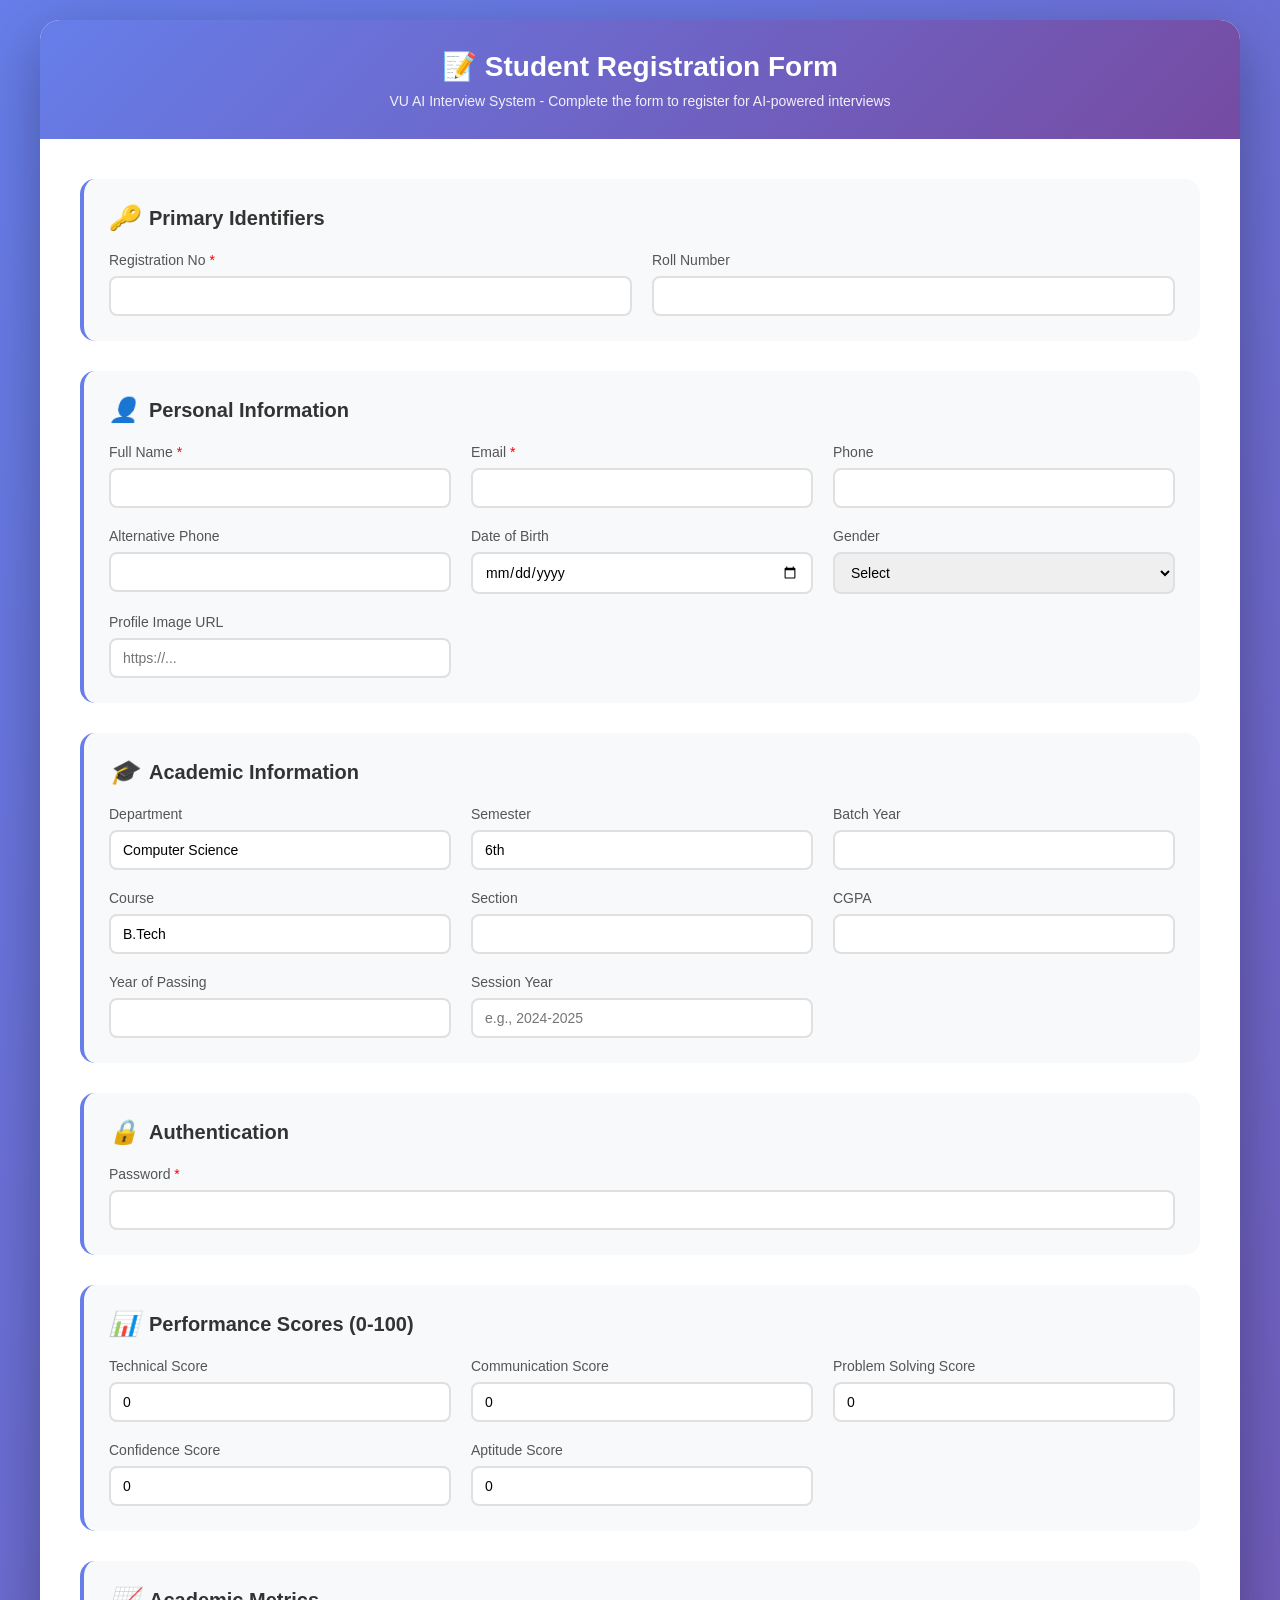
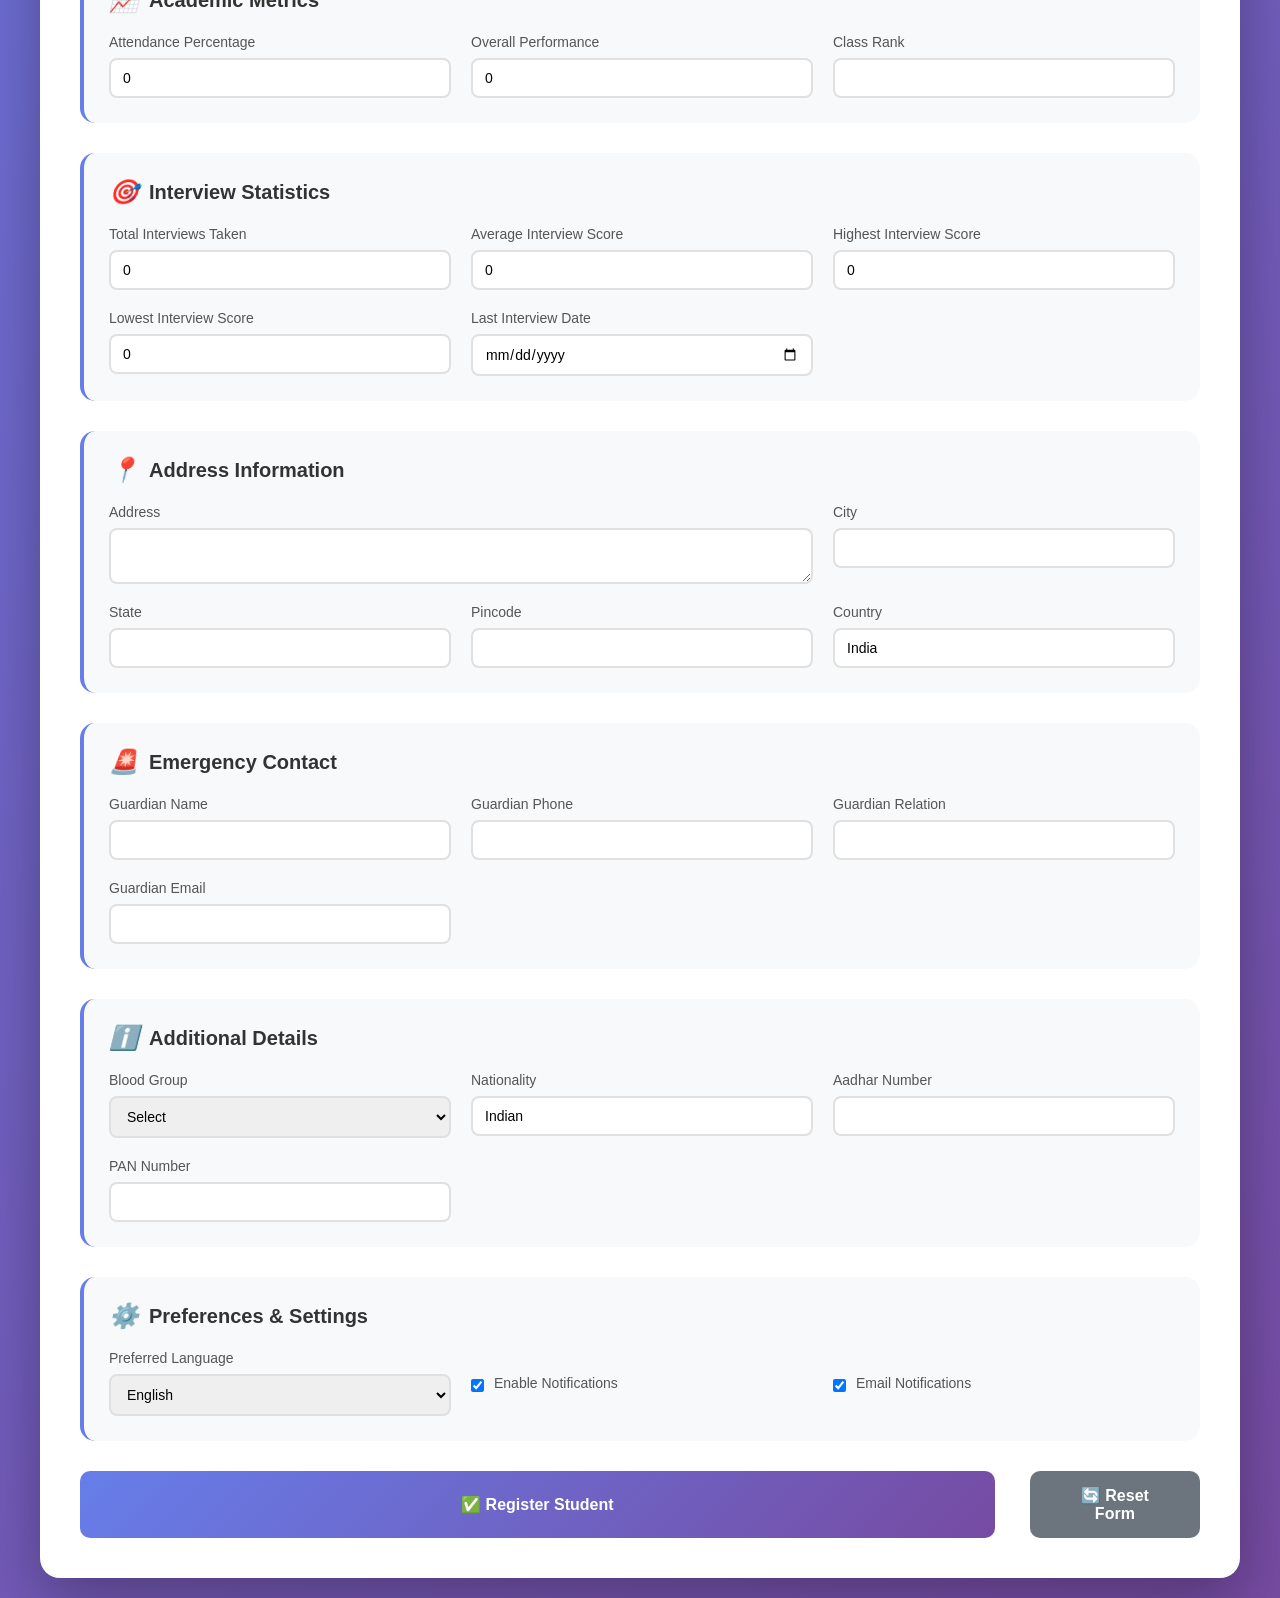
<file: frontend/registration.html>
<!DOCTYPE html>
<html lang="en">
<head>
    <meta charset="UTF-8">
    <meta name="viewport" content="width=device-width, initial-scale=1.0">
    <title>Student Registration Form - VU AI Interview System</title>
    <style>
        * {
            margin: 0;
            padding: 0;
            box-sizing: border-box;
        }

        body {
            font-family: 'Segoe UI', Tahoma, Geneva, Verdana, sans-serif;
            background: linear-gradient(135deg, #667eea 0%, #764ba2 100%);
            min-height: 100vh;
            padding: 20px;
        }

        .container {
            max-width: 1200px;
            margin: 0 auto;
            background: white;
            border-radius: 20px;
            box-shadow: 0 20px 60px rgba(0,0,0,0.3);
            overflow: hidden;
        }

        .header {
            background: linear-gradient(135deg, #667eea 0%, #764ba2 100%);
            color: white;
            padding: 30px;
            text-align: center;
        }

        .header h1 {
            font-size: 28px;
            margin-bottom: 10px;
        }

        .header p {
            opacity: 0.9;
            font-size: 14px;
        }

        form {
            padding: 40px;
        }

        .section {
            background: #f8f9fa;
            border-radius: 15px;
            padding: 25px;
            margin-bottom: 30px;
            border-left: 4px solid #667eea;
        }

        .section-title {
            font-size: 20px;
            font-weight: 600;
            color: #333;
            margin-bottom: 20px;
            display: flex;
            align-items: center;
            gap: 10px;
        }

        .section-title i {
            color: #667eea;
            font-size: 24px;
        }

        .form-grid {
            display: grid;
            grid-template-columns: repeat(auto-fit, minmax(300px, 1fr));
            gap: 20px;
        }

        .form-group {
            display: flex;
            flex-direction: column;
        }

        .form-group label {
            font-weight: 500;
            margin-bottom: 8px;
            color: #555;
            font-size: 14px;
        }

        .form-group label .required {
            color: red;
        }

        .form-group input,
        .form-group select,
        .form-group textarea {
            padding: 10px 12px;
            border: 2px solid #e0e0e0;
            border-radius: 8px;
            font-size: 14px;
            transition: all 0.3s;
            font-family: inherit;
        }

        .form-group input:focus,
        .form-group select:focus,
        .form-group textarea:focus {
            outline: none;
            border-color: #667eea;
            box-shadow: 0 0 0 3px rgba(102, 126, 234, 0.1);
        }

        .form-group input[type="checkbox"] {
            width: auto;
            margin-top: 5px;
        }

        .checkbox-group {
            flex-direction: row;
            align-items: center;
            gap: 10px;
        }

        .checkbox-group label {
            margin-bottom: 0;
        }

        .row-2cols {
            grid-column: span 2;
        }

        .btn-submit {
            background: linear-gradient(135deg, #667eea 0%, #764ba2 100%);
            color: white;
            padding: 15px 40px;
            border: none;
            border-radius: 10px;
            font-size: 16px;
            font-weight: 600;
            cursor: pointer;
            transition: transform 0.3s, box-shadow 0.3s;
            width: 100%;
        }

        .btn-submit:hover {
            transform: translateY(-2px);
            box-shadow: 0 10px 20px rgba(0,0,0,0.2);
        }

        .btn-reset {
            background: #6c757d;
            color: white;
            padding: 15px 40px;
            border: none;
            border-radius: 10px;
            font-size: 16px;
            font-weight: 600;
            cursor: pointer;
            transition: all 0.3s;
            margin-left: 15px;
        }

        .btn-reset:hover {
            background: #5a6268;
        }

        .button-group {
            display: flex;
            justify-content: center;
            gap: 20px;
            margin-top: 30px;
        }

        .success-message {
            background: #d4edda;
            color: #155724;
            padding: 15px;
            border-radius: 10px;
            margin-bottom: 20px;
            display: none;
            border-left: 4px solid #28a745;
        }

        .error-message {
            background: #f8d7da;
            color: #721c24;
            padding: 15px;
            border-radius: 10px;
            margin-bottom: 20px;
            display: none;
            border-left: 4px solid #dc3545;
        }

        @media (max-width: 768px) {
            form {
                padding: 20px;
            }
            
            .form-grid {
                grid-template-columns: 1fr;
            }
            
            .row-2cols {
                grid-column: span 1;
            }
            
            .button-group {
                flex-direction: column;
            }
            
            .btn-reset {
                margin-left: 0;
                margin-top: 10px;
            }
        }
    </style>
</head>
<body>
    <div class="container">
        <div class="header">
            <h1>📝 Student Registration Form</h1>
            <p>VU AI Interview System - Complete the form to register for AI-powered interviews</p>
        </div>
        
        <form id="studentForm">
            <div id="successMessage" class="success-message"></div>
            <div id="errorMessage" class="error-message"></div>
            
            <!-- Primary Identifiers -->
            <div class="section">
                <div class="section-title">
                    <i>🔑</i>
                    <span>Primary Identifiers</span>
                </div>
                <div class="form-grid">
                    <div class="form-group">
                        <label>Registration No <span class="required">*</span></label>
                        <input type="text" id="registration_no" required>
                    </div>
                    <div class="form-group">
                        <label>Roll Number</label>
                        <input type="text" id="roll_number">
                    </div>
                </div>
            </div>
            
            <!-- Personal Information -->
            <div class="section">
                <div class="section-title">
                    <i>👤</i>
                    <span>Personal Information</span>
                </div>
                <div class="form-grid">
                    <div class="form-group">
                        <label>Full Name <span class="required">*</span></label>
                        <input type="text" id="full_name" required>
                    </div>
                    <div class="form-group">
                        <label>Email <span class="required">*</span></label>
                        <input type="email" id="email" required>
                    </div>
                    <div class="form-group">
                        <label>Phone</label>
                        <input type="tel" id="phone">
                    </div>
                    <div class="form-group">
                        <label>Alternative Phone</label>
                        <input type="tel" id="alternative_phone">
                    </div>
                    <div class="form-group">
                        <label>Date of Birth</label>
                        <input type="date" id="date_of_birth">
                    </div>
                    <div class="form-group">
                        <label>Gender</label>
                        <select id="gender">
                            <option value="">Select</option>
                            <option value="Male">Male</option>
                            <option value="Female">Female</option>
                            <option value="Other">Other</option>
                            <option value="Prefer not to say">Prefer not to say</option>
                        </select>
                    </div>
                    <div class="form-group">
                        <label>Profile Image URL</label>
                        <input type="url" id="profile_image_url" placeholder="https://...">
                    </div>
                </div>
            </div>
            
            <!-- Academic Information -->
            <div class="section">
                <div class="section-title">
                    <i>🎓</i>
                    <span>Academic Information</span>
                </div>
                <div class="form-grid">
                    <div class="form-group">
                        <label>Department</label>
                        <input type="text" id="department" value="Computer Science">
                    </div>
                    <div class="form-group">
                        <label>Semester</label>
                        <input type="text" id="semester" value="6th">
                    </div>
                    <div class="form-group">
                        <label>Batch Year</label>
                        <input type="number" id="batch_year" step="1">
                    </div>
                    <div class="form-group">
                        <label>Course</label>
                        <input type="text" id="course" value="B.Tech">
                    </div>
                    <div class="form-group">
                        <label>Section</label>
                        <input type="text" id="section">
                    </div>
                    <div class="form-group">
                        <label>CGPA</label>
                        <input type="number" id="cgpa" step="0.01" min="0" max="10">
                    </div>
                    <div class="form-group">
                        <label>Year of Passing</label>
                        <input type="number" id="year_of_passing" step="1">
                    </div>
                    <div class="form-group">
                        <label>Session Year</label>
                        <input type="text" id="session_year" placeholder="e.g., 2024-2025">
                    </div>
                </div>
            </div>
            
            <!-- Authentication -->
            <div class="section">
                <div class="section-title">
                    <i>🔒</i>
                    <span>Authentication</span>
                </div>
                <div class="form-grid">
                    <div class="form-group">
                        <label>Password <span class="required">*</span></label>
                        <input type="password" id="password" required>
                    </div>
                </div>
            </div>
            
            <!-- Performance Scores -->
            <div class="section">
                <div class="section-title">
                    <i>📊</i>
                    <span>Performance Scores (0-100)</span>
                </div>
                <div class="form-grid">
                    <div class="form-group">
                        <label>Technical Score</label>
                        <input type="number" id="technical_score" min="0" max="100" value="0">
                    </div>
                    <div class="form-group">
                        <label>Communication Score</label>
                        <input type="number" id="communication_score" min="0" max="100" value="0">
                    </div>
                    <div class="form-group">
                        <label>Problem Solving Score</label>
                        <input type="number" id="problem_solving_score" min="0" max="100" value="0">
                    </div>
                    <div class="form-group">
                        <label>Confidence Score</label>
                        <input type="number" id="confidence_score" min="0" max="100" value="0">
                    </div>
                    <div class="form-group">
                        <label>Aptitude Score</label>
                        <input type="number" id="aptitude_score" min="0" max="100" value="0">
                    </div>
                </div>
            </div>
            
            <!-- Academic Metrics -->
            <div class="section">
                <div class="section-title">
                    <i>📈</i>
                    <span>Academic Metrics</span>
                </div>
                <div class="form-grid">
                    <div class="form-group">
                        <label>Attendance Percentage</label>
                        <input type="number" id="attendance_percentage" step="0.01" min="0" max="100" value="0">
                    </div>
                    <div class="form-group">
                        <label>Overall Performance</label>
                        <input type="number" id="overall_performance" step="0.01" min="0" max="100" value="0">
                    </div>
                    <div class="form-group">
                        <label>Class Rank</label>
                        <input type="number" id="class_rank" step="1">
                    </div>
                </div>
            </div>
            
            <!-- Interview Statistics -->
            <div class="section">
                <div class="section-title">
                    <i>🎯</i>
                    <span>Interview Statistics</span>
                </div>
                <div class="form-grid">
                    <div class="form-group">
                        <label>Total Interviews Taken</label>
                        <input type="number" id="total_interviews_taken" value="0">
                    </div>
                    <div class="form-group">
                        <label>Average Interview Score</label>
                        <input type="number" id="average_interview_score" step="0.01" value="0">
                    </div>
                    <div class="form-group">
                        <label>Highest Interview Score</label>
                        <input type="number" id="highest_interview_score" value="0">
                    </div>
                    <div class="form-group">
                        <label>Lowest Interview Score</label>
                        <input type="number" id="lowest_interview_score" value="0">
                    </div>
                    <div class="form-group">
                        <label>Last Interview Date</label>
                        <input type="date" id="last_interview_date">
                    </div>
                </div>
            </div>
            
            <!-- Address Information -->
            <div class="section">
                <div class="section-title">
                    <i>📍</i>
                    <span>Address Information</span>
                </div>
                <div class="form-grid">
                    <div class="form-group row-2cols">
                        <label>Address</label>
                        <textarea id="address" rows="2"></textarea>
                    </div>
                    <div class="form-group">
                        <label>City</label>
                        <input type="text" id="city">
                    </div>
                    <div class="form-group">
                        <label>State</label>
                        <input type="text" id="state">
                    </div>
                    <div class="form-group">
                        <label>Pincode</label>
                        <input type="text" id="pincode">
                    </div>
                    <div class="form-group">
                        <label>Country</label>
                        <input type="text" id="country" value="India">
                    </div>
                </div>
            </div>
            
            <!-- Emergency Contact -->
            <div class="section">
                <div class="section-title">
                    <i>🚨</i>
                    <span>Emergency Contact</span>
                </div>
                <div class="form-grid">
                    <div class="form-group">
                        <label>Guardian Name</label>
                        <input type="text" id="guardian_name">
                    </div>
                    <div class="form-group">
                        <label>Guardian Phone</label>
                        <input type="tel" id="guardian_phone">
                    </div>
                    <div class="form-group">
                        <label>Guardian Relation</label>
                        <input type="text" id="guardian_relation">
                    </div>
                    <div class="form-group">
                        <label>Guardian Email</label>
                        <input type="email" id="guardian_email">
                    </div>
                </div>
            </div>
            
            <!-- Additional Details -->
            <div class="section">
                <div class="section-title">
                    <i>ℹ️</i>
                    <span>Additional Details</span>
                </div>
                <div class="form-grid">
                    <div class="form-group">
                        <label>Blood Group</label>
                        <select id="blood_group">
                            <option value="">Select</option>
                            <option value="A+">A+</option>
                            <option value="A-">A-</option>
                            <option value="B+">B+</option>
                            <option value="B-">B-</option>
                            <option value="AB+">AB+</option>
                            <option value="AB-">AB-</option>
                            <option value="O+">O+</option>
                            <option value="O-">O-</option>
                            <option value="Unknown">Unknown</option>
                        </select>
                    </div>
                    <div class="form-group">
                        <label>Nationality</label>
                        <input type="text" id="nationality" value="Indian">
                    </div>
                    <div class="form-group">
                        <label>Aadhar Number</label>
                        <input type="text" id="aadhar_number" maxlength="12">
                    </div>
                    <div class="form-group">
                        <label>PAN Number</label>
                        <input type="text" id="pan_number" maxlength="10">
                    </div>
                </div>
            </div>
            
            <!-- Preferences & Settings -->
            <div class="section">
                <div class="section-title">
                    <i>⚙️</i>
                    <span>Preferences & Settings</span>
                </div>
                <div class="form-grid">
                    <div class="form-group">
                        <label>Preferred Language</label>
                        <select id="preferred_language">
                            <option value="English">English</option>
                            <option value="Hindi">Hindi</option>
                            <option value="Bengali">Bengali</option>
                            <option value="Telugu">Telugu</option>
                            <option value="Marathi">Marathi</option>
                            <option value="Tamil">Tamil</option>
                        </select>
                    </div>
                    <div class="form-group checkbox-group">
                        <input type="checkbox" id="notification_enabled" checked>
                        <label>Enable Notifications</label>
                    </div>
                    <div class="form-group checkbox-group">
                        <input type="checkbox" id="email_notifications" checked>
                        <label>Email Notifications</label>
                    </div>
                </div>
            </div>
            
            <div class="button-group">
                <button type="submit" class="btn-submit">✅ Register Student</button>
                <button type="reset" class="btn-reset">🔄 Reset Form</button>
            </div>
        </form>
    </div>

    <script>
        document.getElementById('studentForm').addEventListener('submit', function(e) {
            e.preventDefault();
            
            // Get all form values
            const formData = {
                id: null, // Auto-generated by database
                registration_no: document.getElementById('registration_no').value,
                roll_number: document.getElementById('roll_number').value,
                full_name: document.getElementById('full_name').value,
                email: document.getElementById('email').value,
                phone: document.getElementById('phone').value || null,
                alternative_phone: document.getElementById('alternative_phone').value || null,
                date_of_birth: document.getElementById('date_of_birth').value || null,
                gender: document.getElementById('gender').value || null,
                profile_image_url: document.getElementById('profile_image_url').value || null,
                department: document.getElementById('department').value,
                semester: document.getElementById('semester').value,
                batch_year: document.getElementById('batch_year').value ? parseInt(document.getElementById('batch_year').value) : null,
                course: document.getElementById('course').value,
                section: document.getElementById('section').value || null,
                cgpa: document.getElementById('cgpa').value ? parseFloat(document.getElementById('cgpa').value) : null,
                year_of_passing: document.getElementById('year_of_passing').value ? parseInt(document.getElementById('year_of_passing').value) : null,
                password: document.getElementById('password').value,
                technical_score: parseInt(document.getElementById('technical_score').value) || 0,
                communication_score: parseInt(document.getElementById('communication_score').value) || 0,
                problem_solving_score: parseInt(document.getElementById('problem_solving_score').value) || 0,
                confidence_score: parseInt(document.getElementById('confidence_score').value) || 0,
                aptitude_score: parseInt(document.getElementById('aptitude_score').value) || 0,
                attendance_percentage: parseFloat(document.getElementById('attendance_percentage').value) || 0,
                overall_performance: parseFloat(document.getElementById('overall_performance').value) || 0,
                class_rank: document.getElementById('class_rank').value ? parseInt(document.getElementById('class_rank').value) : null,
                total_interviews_taken: parseInt(document.getElementById('total_interviews_taken').value) || 0,
                average_interview_score: parseFloat(document.getElementById('average_interview_score').value) || 0,
                highest_interview_score: parseInt(document.getElementById('highest_interview_score').value) || 0,
                lowest_interview_score: parseInt(document.getElementById('lowest_interview_score').value) || 0,
                last_interview_date: document.getElementById('last_interview_date').value || null,
                address: document.getElementById('address').value || null,
                city: document.getElementById('city').value || null,
                state: document.getElementById('state').value || null,
                pincode: document.getElementById('pincode').value || null,
                country: document.getElementById('country').value,
                guardian_name: document.getElementById('guardian_name').value || null,
                guardian_phone: document.getElementById('guardian_phone').value || null,
                guardian_relation: document.getElementById('guardian_relation').value || null,
                guardian_email: document.getElementById('guardian_email').value || null,
                blood_group: document.getElementById('blood_group').value || null,
                nationality: document.getElementById('nationality').value,
                aadhar_number: document.getElementById('aadhar_number').value || null,
                pan_number: document.getElementById('pan_number').value || null,
                preferred_language: document.getElementById('preferred_language').value,
                notification_enabled: document.getElementById('notification_enabled').checked,
                email_notifications: document.getElementById('email_notifications').checked,
                created_at: new Date().toISOString(),
                updated_at: new Date().toISOString(),
                last_login: null,
                is_active: true,
                is_verified: false,
                account_status: 'Active',
                session_year: document.getElementById('session_year').value || null
            };
            
            // Validation
            if (!formData.registration_no || !formData.full_name || !formData.email || !formData.password) {
                showError('Please fill all required fields (*)');
                return;
            }
            
            // Email validation
            const emailRegex = /^[^\s@]+@[^\s@]+\.[^\s@]+$/;
            if (!emailRegex.test(formData.email)) {
                showError('Please enter a valid email address');
                return;
            }
            
            // Password validation (minimum 6 characters)
            if (formData.password.length < 6) {
                showError('Password must be at least 6 characters long');
                return;
            }
            
            // Show success message
            const successMsg = document.getElementById('successMessage');
            successMsg.innerHTML = `✅ Student "${formData.full_name}" (${formData.registration_no}) has been successfully registered!`;
            successMsg.style.display = 'block';
            
            // Hide error message if visible
            document.getElementById('errorMessage').style.display = 'none';
            
            // Log to console for debugging
            console.log('Form Data Submitted:', formData);
            
            // Here you would typically send data to your backend API
            // Example fetch request:
            /*
            fetch('/api/students', {
                method: 'POST',
                headers: {
                    'Content-Type': 'application/json',
                },
                body: JSON.stringify(formData)
            })
            .then(response => response.json())
            .then(data => {
                if (data.success) {
                    showSuccess('Student registered successfully!');
                    setTimeout(() => {
                        document.getElementById('studentForm').reset();
                    }, 2000);
                } else {
                    showError(data.message || 'Registration failed');
                }
            })
            .catch(error => {
                showError('An error occurred. Please try again.');
                console.error('Error:', error);
            });
            */
            
            // Scroll to top to show message
            window.scrollTo({ top: 0, behavior: 'smooth' });
            
            // Optional: Reset form after 3 seconds
            setTimeout(() => {
                if (confirm('Form submitted successfully! Would you like to reset the form to register another student?')) {
                    document.getElementById('studentForm').reset();
                    successMsg.style.display = 'none';
                }
            }, 3000);
        });
        
        function showError(message) {
            const errorMsg = document.getElementById('errorMessage');
            errorMsg.innerHTML = `❌ ${message}`;
            errorMsg.style.display = 'block';
            document.getElementById('successMessage').style.display = 'none';
            
            // Auto hide after 5 seconds
            setTimeout(() => {
                errorMsg.style.display = 'none';
            }, 5000);
        }
        
        // Reset button handler
        document.querySelector('.btn-reset').addEventListener('click', function() {
            if (confirm('Are you sure you want to reset all form fields?')) {
                document.getElementById('studentForm').reset();
                document.getElementById('successMessage').style.display = 'none';
                document.getElementById('errorMessage').style.display = 'none';
            }
        });
        
        // Auto-generate registration number (optional)
        function generateRegistrationNo() {
            const year = new Date().getFullYear();
            const random = Math.floor(Math.random() * 1000000).toString().padStart(6, '0');
            return `VU${year}${random}`;
        }
        
        // Optional: Auto-fill registration number on page load
        // document.getElementById('registration_no').value = generateRegistrationNo();
    </script>
</body>
</html>
</file>
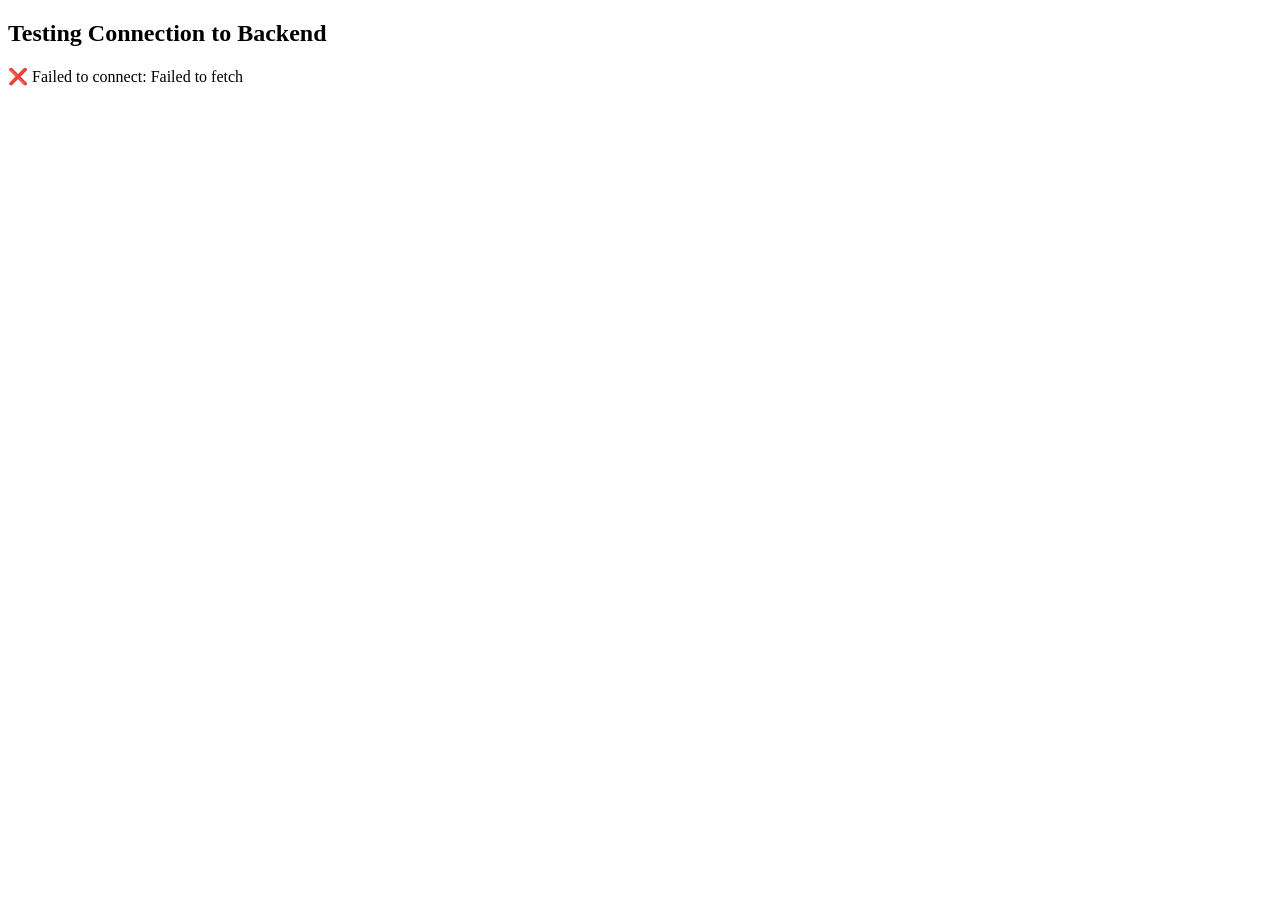
<file: frontend/test_connection.html>
<!DOCTYPE html>
<html>
<head>
    <title>Connection Test</title>
</head>
<body>
    <h2>Testing Connection to Backend</h2>
    <div id="result">Testing...</div>
    
    <script>
        async function testConnection() {
            try {
                const response = await fetch('http://localhost:8000/test');
                const data = await response.json();
                document.getElementById('result').innerHTML = 
                    `✅ Connected! Server response: ${JSON.stringify(data)}`;
            } catch (error) {
                document.getElementById('result').innerHTML = 
                    `❌ Failed to connect: ${error.message}`;
            }
        }
        
        testConnection();
    </script>
</body>
</html>
</file>
